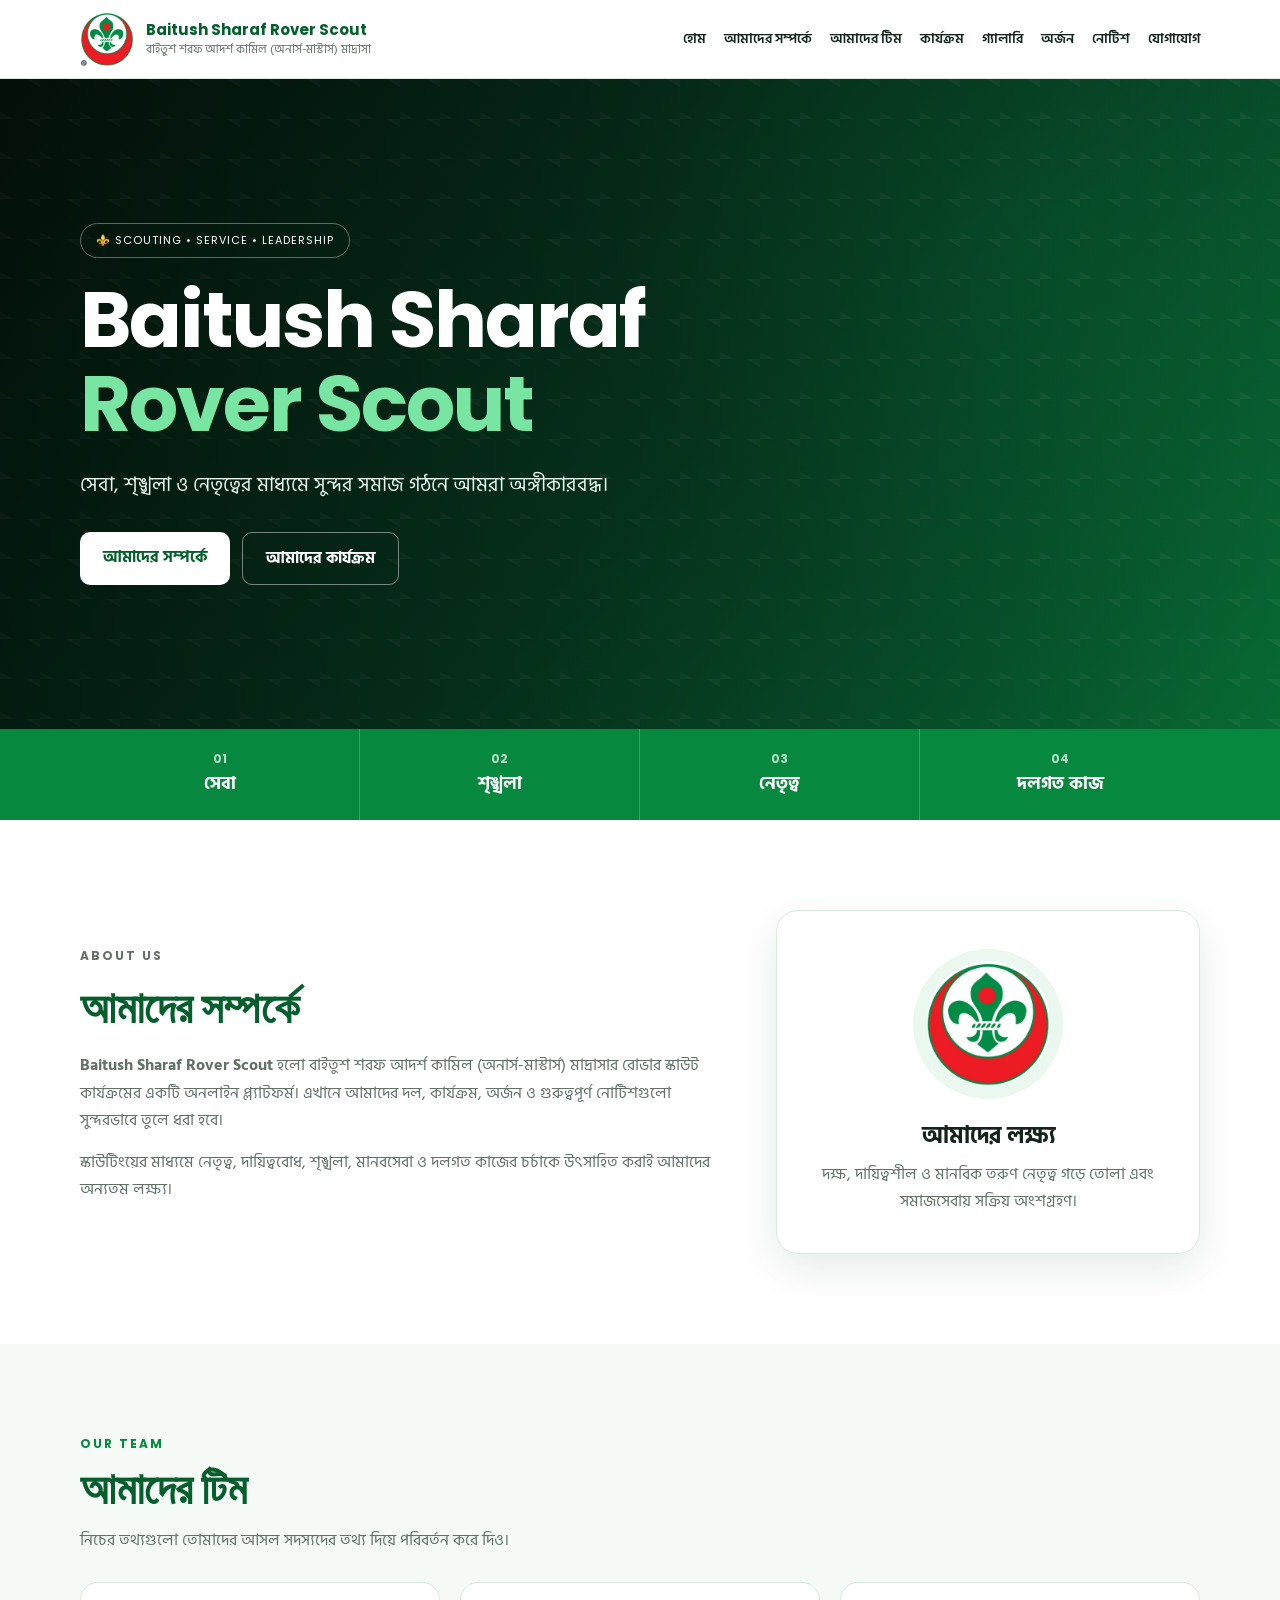
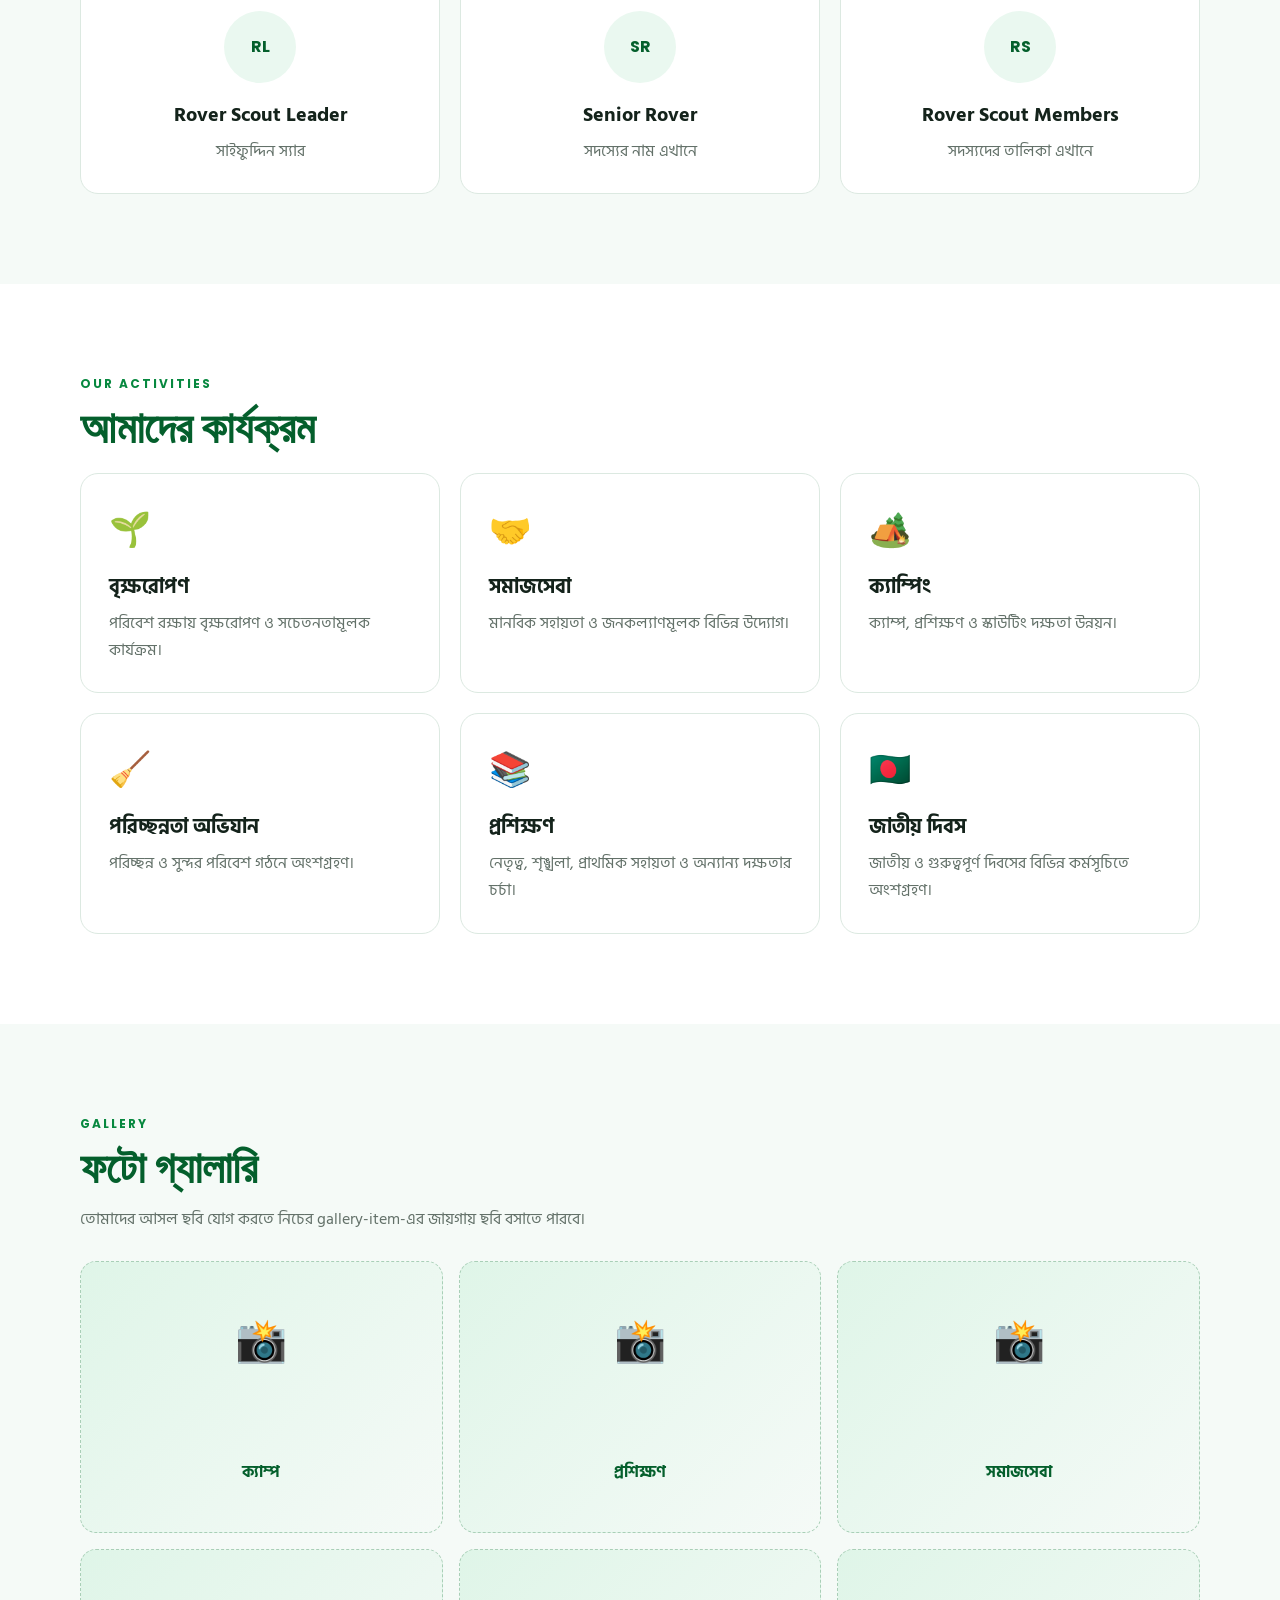
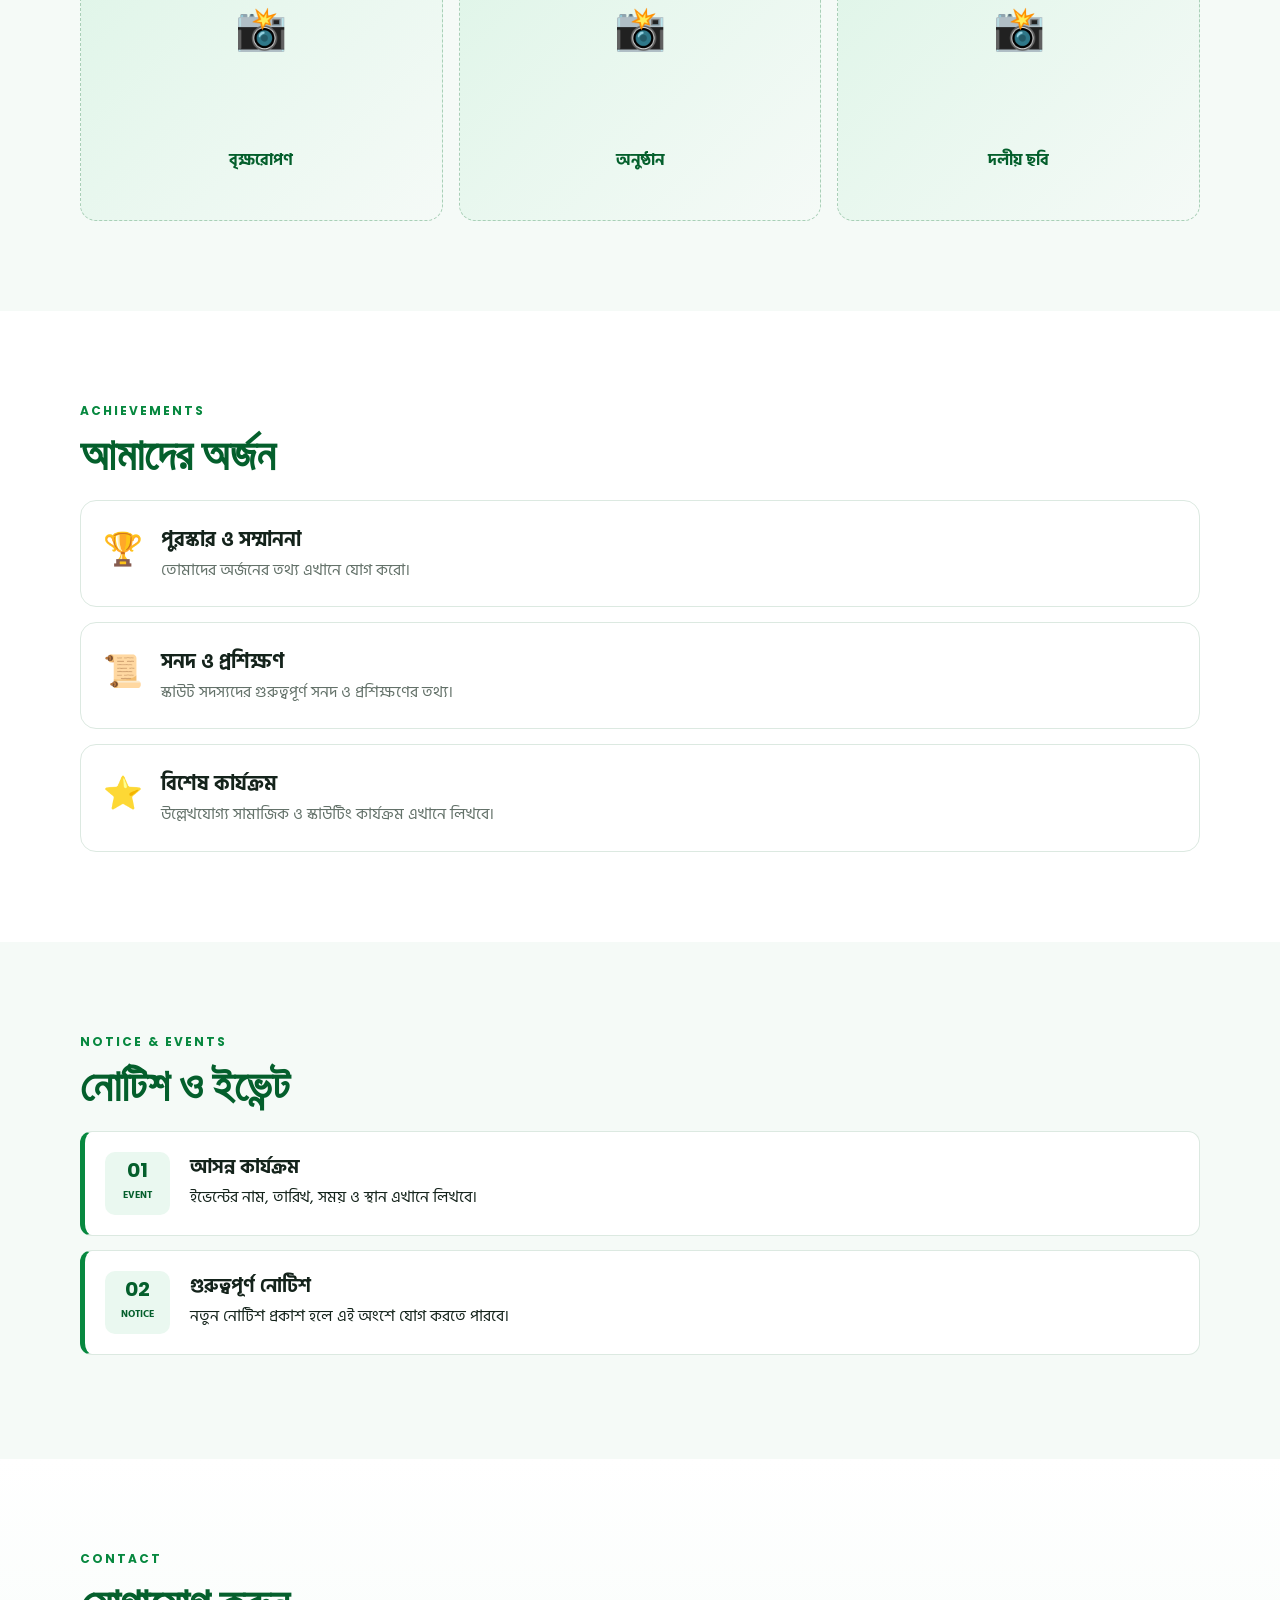
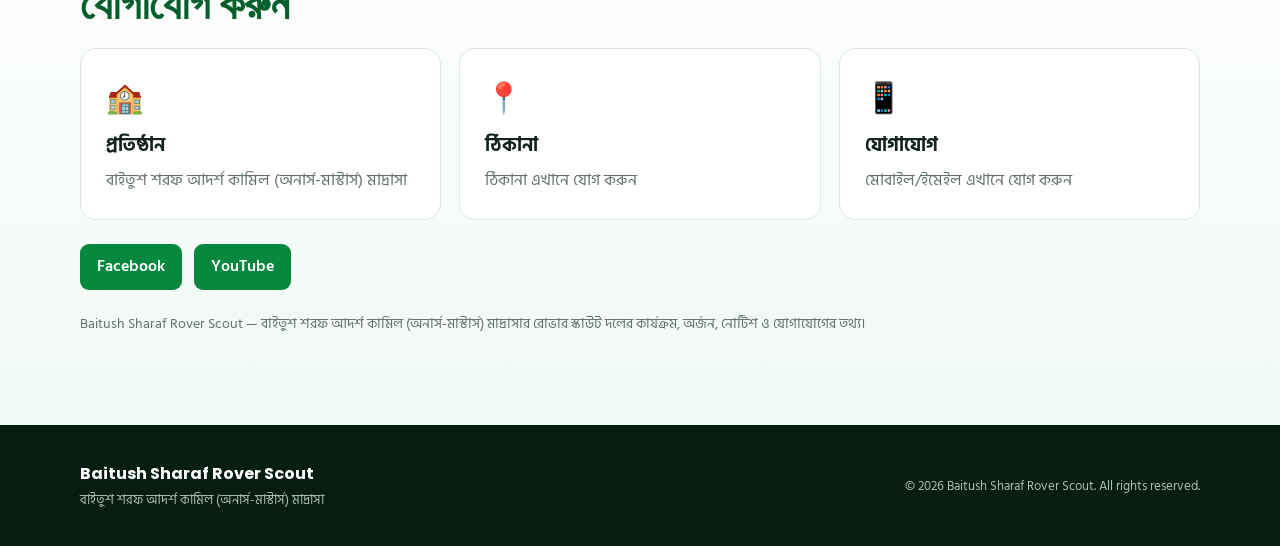
<file: index.html>
<!DOCTYPE html>
<html lang="bn">
<head>
  <meta charset="UTF-8">
  <meta name="viewport" content="width=device-width, initial-scale=1.0">
  <meta name="description" content="Baitush Sharaf Rover Scout — বাইতুশ শরফ আদর্শ কামিল (অনার্স-মাস্টার্স) মাদ্রাসার রোভার স্কাউট দলের পরিচিতি, কার্যক্রম, অর্জন, নোটিশ ও যোগাযোগ।">
  <meta name="robots" content="index, follow, max-image-preview:large">
  <meta name="author" content="Baitush Sharaf Rover Scout">
  <meta name="keywords" content="Baitush Sharaf Rover Scout, Baitush Sharaf Adarsha Kamil Madrasa, Rover Scout Bangladesh, বাইতুশ শরফ রোভার স্কাউট">
  <meta property="og:type" content="website">
  <meta property="og:title" content="Baitush Sharaf Rover Scout">
  <meta property="og:description" content="বাইতুশ শরফ আদর্শ কামিল (অনার্স-মাস্টার্স) মাদ্রাসার রোভার স্কাউট দলের অফিসিয়াল ওয়েবসাইট।">
  <meta property="og:image" content="scout-logo.png">
  <meta name="twitter:card" content="summary">
  <title>Baitush Sharaf Rover Scout | বাইতুশ শরফ রোভার স্কাউট</title>

  <!-- Google-friendly structured data. Replace/add the live site URL after hosting. -->
  <script type="application/ld+json">
  {
    "@context": "https://schema.org",
    "@type": "Organization",
    "name": "Baitush Sharaf Rover Scout",
    "alternateName": "বাইতুশ শরফ রোভার স্কাউট",
    "description": "বাইতুশ শরফ আদর্শ কামিল (অনার্স-মাস্টার্স) মাদ্রাসার রোভার স্কাউট দল।",
    "logo": "scout-logo.png"
  }
  </script>
  <link rel="icon" href="scout-logo.png">
  <link rel="stylesheet" href="style.css">
</head>
<body>

<header class="site-header">
  <div class="container nav-wrap">
    <a class="brand" href="#home">
      <img src="scout-logo.png" alt="Scout Logo">
      <div>
        <strong>Baitush Sharaf Rover Scout</strong>
        <span>বাইতুশ শরফ আদর্শ কামিল (অনার্স-মাস্টার্স) মাদ্রাসা</span>
      </div>
    </a>

    <input type="checkbox" id="menu-toggle" class="menu-toggle">
    <label for="menu-toggle" class="menu-btn" aria-label="মেনু খুলুন">☰</label>

    <nav class="nav">
      <a href="#home">হোম</a>
      <a href="#about">আমাদের সম্পর্কে</a>
      <a href="#team">আমাদের টিম</a>
      <a href="#activities">কার্যক্রম</a>
      <a href="#gallery">গ্যালারি</a>
      <a href="#achievements">অর্জন</a>
      <a href="#notice">নোটিশ</a>
      <a href="#contact">যোগাযোগ</a>
    </nav>
  </div>
</header>

<main>
  <section id="home" class="hero">
    <div class="hero-overlay"></div>
    <div class="container hero-content">
      <div class="hero-badge">⚜️ SCOUTING • SERVICE • LEADERSHIP</div>
      <h1>Baitush Sharaf<br><span>Rover Scout</span></h1>
      <p>সেবা, শৃঙ্খলা ও নেতৃত্বের মাধ্যমে সুন্দর সমাজ গঠনে আমরা অঙ্গীকারবদ্ধ।</p>
      <div class="hero-buttons">
        <a class="btn primary" href="#about">আমাদের সম্পর্কে</a>
        <a class="btn secondary" href="#activities">আমাদের কার্যক্রম</a>
      </div>
    </div>
  </section>

  <section class="quick-stats">
    <div class="container stats-grid">
      <div><b>01</b><span>সেবা</span></div>
      <div><b>02</b><span>শৃঙ্খলা</span></div>
      <div><b>03</b><span>নেতৃত্ব</span></div>
      <div><b>04</b><span>দলগত কাজ</span></div>
    </div>
  </section>

  <section id="about" class="section">
    <div class="container two-col">
      <div>
        <p class="eyebrow">ABOUT US</p>
        <h2>আমাদের সম্পর্কে</h2>
        <p>
          <strong>Baitush Sharaf Rover Scout</strong> হলো
          বাইতুশ শরফ আদর্শ কামিল (অনার্স-মাস্টার্স) মাদ্রাসার রোভার স্কাউট কার্যক্রমের
          একটি অনলাইন প্ল্যাটফর্ম। এখানে আমাদের দল, কার্যক্রম, অর্জন ও গুরুত্বপূর্ণ
          নোটিশগুলো সুন্দরভাবে তুলে ধরা হবে।
        </p>
        <p>
          স্কাউটিংয়ের মাধ্যমে নেতৃত্ব, দায়িত্ববোধ, শৃঙ্খলা, মানবসেবা ও দলগত কাজের
          চর্চাকে উৎসাহিত করাই আমাদের অন্যতম লক্ষ্য।
        </p>
      </div>
      <div class="info-card">
        <div class="logo-circle"><img src="scout-logo.png" alt="Bangladesh Scouts logo"></div>
        <h3>আমাদের লক্ষ্য</h3>
        <p>দক্ষ, দায়িত্বশীল ও মানবিক তরুণ নেতৃত্ব গড়ে তোলা এবং সমাজসেবায় সক্রিয় অংশগ্রহণ।</p>
      </div>
    </div>
  </section>

  <section id="team" class="section alt">
    <div class="container">
      <p class="eyebrow">OUR TEAM</p>
      <h2>আমাদের টিম</h2>
      <p class="section-intro">নিচের তথ্যগুলো তোমাদের আসল সদস্যদের তথ্য দিয়ে পরিবর্তন করে দিও।</p>
      <div class="cards three">
        <article class="card person">
  <div class="avatar">RL</div>
  <h3>Rover Scout Leader</h3>
  <p>সাইফুদ্দিন স্যার</p>
        </article>
        <article class="card person">
          <div class="avatar">SR</div>
          <h3>Senior Rover</h3>
          <p>সদস্যের নাম এখানে</p>
        </article>
        <article class="card person">
          <div class="avatar">RS</div>
          <h3>Rover Scout Members</h3>
          <p>সদস্যদের তালিকা এখানে</p>
        </article>
      </div>
    </div>
  </section>

  <section id="activities" class="section">
    <div class="container">
      <p class="eyebrow">OUR ACTIVITIES</p>
      <h2>আমাদের কার্যক্রম</h2>
      <div class="cards three">
        <article class="card activity"><div class="icon">🌱</div><h3>বৃক্ষরোপণ</h3><p>পরিবেশ রক্ষায় বৃক্ষরোপণ ও সচেতনতামূলক কার্যক্রম।</p></article>
        <article class="card activity"><div class="icon">🤝</div><h3>সমাজসেবা</h3><p>মানবিক সহায়তা ও জনকল্যাণমূলক বিভিন্ন উদ্যোগ।</p></article>
        <article class="card activity"><div class="icon">🏕️</div><h3>ক্যাম্পিং</h3><p>ক্যাম্প, প্রশিক্ষণ ও স্কাউটিং দক্ষতা উন্নয়ন।</p></article>
        <article class="card activity"><div class="icon">🧹</div><h3>পরিচ্ছন্নতা অভিযান</h3><p>পরিচ্ছন্ন ও সুন্দর পরিবেশ গঠনে অংশগ্রহণ।</p></article>
        <article class="card activity"><div class="icon">📚</div><h3>প্রশিক্ষণ</h3><p>নেতৃত্ব, শৃঙ্খলা, প্রাথমিক সহায়তা ও অন্যান্য দক্ষতার চর্চা।</p></article>
        <article class="card activity"><div class="icon">🇧🇩</div><h3>জাতীয় দিবস</h3><p>জাতীয় ও গুরুত্বপূর্ণ দিবসের বিভিন্ন কর্মসূচিতে অংশগ্রহণ।</p></article>
      </div>
    </div>
  </section>

  <section id="gallery" class="section alt">
    <div class="container">
      <p class="eyebrow">GALLERY</p>
      <h2>ফটো গ্যালারি</h2>
      <p class="section-intro">তোমাদের আসল ছবি যোগ করতে নিচের gallery-item-এর জায়গায় ছবি বসাতে পারবে।</p>
      <div class="gallery">
        <div class="gallery-item"><span>📸</span><p>ক্যাম্প</p></div>
        <div class="gallery-item"><span>📸</span><p>প্রশিক্ষণ</p></div>
        <div class="gallery-item"><span>📸</span><p>সমাজসেবা</p></div>
        <div class="gallery-item"><span>📸</span><p>বৃক্ষরোপণ</p></div>
        <div class="gallery-item"><span>📸</span><p>অনুষ্ঠান</p></div>
        <div class="gallery-item"><span>📸</span><p>দলীয় ছবি</p></div>
      </div>
    </div>
  </section>

  <section id="achievements" class="section">
    <div class="container">
      <p class="eyebrow">ACHIEVEMENTS</p>
      <h2>আমাদের অর্জন</h2>
      <div class="achievement-list">
        <div class="achievement"><span>🏆</span><div><h3>পুরস্কার ও সম্মাননা</h3><p>তোমাদের অর্জনের তথ্য এখানে যোগ করো।</p></div></div>
        <div class="achievement"><span>📜</span><div><h3>সনদ ও প্রশিক্ষণ</h3><p>স্কাউট সদস্যদের গুরুত্বপূর্ণ সনদ ও প্রশিক্ষণের তথ্য।</p></div></div>
        <div class="achievement"><span>⭐</span><div><h3>বিশেষ কার্যক্রম</h3><p>উল্লেখযোগ্য সামাজিক ও স্কাউটিং কার্যক্রম এখানে লিখবে।</p></div></div>
      </div>
    </div>
  </section>

  <section id="notice" class="section alt">
    <div class="container">
      <p class="eyebrow">NOTICE & EVENTS</p>
      <h2>নোটিশ ও ইভেন্ট</h2>
      <div class="notice-box">
        <div class="notice-date"><b>01</b><small>EVENT</small></div>
        <div><h3>আসন্ন কার্যক্রম</h3><p>ইভেন্টের নাম, তারিখ, সময় ও স্থান এখানে লিখবে।</p></div>
      </div>
      <div class="notice-box">
        <div class="notice-date"><b>02</b><small>NOTICE</small></div>
        <div><h3>গুরুত্বপূর্ণ নোটিশ</h3><p>নতুন নোটিশ প্রকাশ হলে এই অংশে যোগ করতে পারবে।</p></div>
      </div>
    </div>
  </section>

  <section id="contact" class="section contact">
    <div class="container">
      <p class="eyebrow">CONTACT</p>
      <h2>যোগাযোগ করুন</h2>
      <div class="contact-grid">
        <div class="contact-card"><span>🏫</span><h3>প্রতিষ্ঠান</h3><p>বাইতুশ শরফ আদর্শ কামিল (অনার্স-মাস্টার্স) মাদ্রাসা</p></div>
        <div class="contact-card"><span>📍</span><h3>ঠিকানা</h3><p>ঠিকানা এখানে যোগ করুন</p></div>
        <div class="contact-card"><span>📱</span><h3>যোগাযোগ</h3><p>মোবাইল/ইমেইল এখানে যোগ করুন</p></div>
      </div>
      <div class="social">
        <a href="#" aria-label="Facebook">Facebook</a>
        <a href="#" aria-label="YouTube">YouTube</a>
      </div>
      <p class="search-note">
        Baitush Sharaf Rover Scout — বাইতুশ শরফ আদর্শ কামিল (অনার্স-মাস্টার্স) মাদ্রাসার রোভার স্কাউট দলের
        কার্যক্রম, অর্জন, নোটিশ ও যোগাযোগের তথ্য।
      </p>
    </div>
  </section>
</main>

<footer class="footer">
  <div class="container footer-wrap">
    <div>
      <strong>Baitush Sharaf Rover Scout</strong>
      <p>বাইতুশ শরফ আদর্শ কামিল (অনার্স-মাস্টার্স) মাদ্রাসা</p>
    </div>
    <p>© 2026 Baitush Sharaf Rover Scout. All rights reserved.</p>
  </div>
</footer>

<script>
  // Mobile menu closes after selecting a section.
  document.querySelectorAll('.nav a').forEach(link => {
    link.addEventListener('click', () => {
      document.getElementById('menu-toggle').checked = false;
    });
  });
</script>
</body>
</html>
</file>
<file: style.css>
@import url('https://fonts.googleapis.com/css2?family=Hind+Siliguri:wght@400;500;600;700&family=Poppins:wght@400;500;600;700;800&display=swap');

:root{
  --green:#07883f;
  --green-dark:#045f2c;
  --green-soft:#eaf8f0;
  --red:#ef1725;
  --ink:#14231b;
  --muted:#637169;
  --white:#fff;
  --line:#dce9e1;
  --shadow:0 15px 40px rgba(6,70,36,.10);
}

*{box-sizing:border-box;margin:0;padding:0}
html{scroll-behavior:smooth}
body{font-family:'Hind Siliguri',sans-serif;color:var(--ink);background:#fff;line-height:1.7}
a{text-decoration:none;color:inherit}
.container{width:min(1120px,92%);margin:auto}

.site-header{position:sticky;top:0;z-index:50;background:rgba(255,255,255,.96);backdrop-filter:blur(12px);border-bottom:1px solid var(--line)}
.nav-wrap{min-height:78px;display:flex;align-items:center;justify-content:space-between;gap:25px}
.brand{display:flex;align-items:center;gap:12px;min-width:0}
.brand img{width:54px;height:54px;object-fit:contain}
.brand strong{display:block;font-family:Poppins,sans-serif;font-size:15px;color:var(--green-dark);line-height:1.3}
.brand span{display:block;font-size:12px;color:var(--muted);line-height:1.35;margin-top:3px}
.nav{display:flex;align-items:center;gap:18px;font-weight:600;font-size:14px}
.nav a{transition:.2s}
.nav a:hover{color:var(--green)}
.menu-toggle,.menu-btn{display:none}

.hero{min-height:650px;position:relative;display:grid;place-items:center;overflow:hidden;background:
 radial-gradient(circle at 80% 25%,rgba(7,136,63,.18),transparent 35%),
 linear-gradient(135deg,#061c11 0%,#073f24 55%,#086a35 100%)}
.hero:before{content:"";position:absolute;inset:0;background-image:linear-gradient(30deg,rgba(255,255,255,.04) 12%,transparent 12.5%,transparent 87%,rgba(255,255,255,.04) 87.5%);background-size:40px 40px}
.hero-overlay{position:absolute;inset:0;background:linear-gradient(90deg,rgba(0,0,0,.45),transparent)}
.hero-content{position:relative;color:#fff;padding:90px 0}
.hero-badge{display:inline-block;border:1px solid rgba(255,255,255,.35);border-radius:999px;padding:7px 15px;font-family:Poppins,sans-serif;font-size:11px;letter-spacing:1px;margin-bottom:20px}
.hero h1{font-family:Poppins,sans-serif;font-size:clamp(42px,7vw,78px);line-height:1.08;letter-spacing:-2px}
.hero h1 span{color:#78e5a3}
.hero p{font-size:20px;max-width:680px;margin:22px 0 30px;color:#e7f8ed}
.hero-buttons{display:flex;gap:12px;flex-wrap:wrap}
.btn{display:inline-block;padding:12px 23px;border-radius:10px;font-weight:700;transition:.2s}
.btn.primary{background:#fff;color:var(--green-dark)}
.btn.secondary{border:1px solid rgba(255,255,255,.45);color:#fff}
.btn:hover{transform:translateY(-2px)}

.quick-stats{background:var(--green);color:#fff}
.stats-grid{display:grid;grid-template-columns:repeat(4,1fr)}
.stats-grid div{padding:20px;border-right:1px solid rgba(255,255,255,.2);text-align:center}
.stats-grid div:last-child{border:0}
.stats-grid b{display:block;font-family:Poppins;font-size:12px;opacity:.7}
.stats-grid span{font-size:18px;font-weight:700}

.section{padding:90px 0}
.alt{background:#f5faf7}
.eyebrow{font-family:Poppins,sans-serif;color:var(--green);font-size:12px;font-weight:700;letter-spacing:2px;margin-bottom:8px}
h2{font-family:Poppins,sans-serif;font-size:clamp(30px,4vw,44px);line-height:1.2;margin-bottom:18px;color:var(--green-dark)}
.section-intro{color:var(--muted);margin:-7px 0 28px}
.two-col{display:grid;grid-template-columns:1.5fr 1fr;gap:60px;align-items:center}
.two-col p{color:var(--muted);margin-bottom:15px}
.info-card{background:#fff;border:1px solid var(--line);border-radius:22px;padding:38px;box-shadow:var(--shadow);text-align:center}
.logo-circle{width:150px;height:150px;margin:0 auto 18px;border-radius:50%;display:grid;place-items:center;background:var(--green-soft)}
.logo-circle img{width:125px;height:125px;object-fit:contain;border-radius:50%}
.info-card h3{font-size:23px;margin-bottom:5px}
.info-card p{margin:0}

.cards{display:grid;gap:20px}
.cards.three{grid-template-columns:repeat(3,1fr)}
.card{background:#fff;border:1px solid var(--line);border-radius:18px;padding:28px;transition:.25s}
.card:hover{transform:translateY(-5px);box-shadow:var(--shadow)}
.person{text-align:center}
.avatar{width:72px;height:72px;border-radius:50%;margin:0 auto 15px;display:grid;place-items:center;background:var(--green-soft);color:var(--green-dark);font-family:Poppins;font-weight:700}
.card h3{font-size:20px;margin-bottom:6px}
.card p{color:var(--muted)}
.activity .icon{font-size:34px;margin-bottom:10px}

.gallery{display:grid;grid-template-columns:repeat(3,1fr);gap:16px}
.gallery-item{aspect-ratio:4/3;border-radius:16px;background:linear-gradient(135deg,#dff5e8,#f5faf7);border:1px dashed #a9cfb7;display:grid;place-items:center;text-align:center;color:var(--green-dark)}
.gallery-item span{font-size:42px;display:block}
.gallery-item p{font-weight:700;margin-top:-10px}

.achievement-list{display:grid;gap:15px}
.achievement{display:flex;gap:18px;align-items:flex-start;background:#fff;border:1px solid var(--line);padding:22px;border-radius:16px}
.achievement>span{font-size:32px}
.achievement h3{font-size:20px}
.achievement p{color:var(--muted)}

.notice-box{display:flex;gap:20px;background:#fff;border:1px solid var(--line);border-left:5px solid var(--green);padding:20px;border-radius:12px;margin:14px 0}
.notice-date{min-width:65px;text-align:center;background:var(--green-soft);border-radius:10px;padding:8px;color:var(--green-dark)}
.notice-date b{font-family:Poppins;font-size:20px;display:block;line-height:1}
.notice-date small{font-size:10px;font-weight:700}

.contact{background:linear-gradient(180deg,#fff,#f0f9f4)}
.contact-grid{display:grid;grid-template-columns:repeat(3,1fr);gap:18px}
.contact-card{background:#fff;border:1px solid var(--line);padding:25px;border-radius:16px}
.contact-card>span{font-size:30px}
.contact-card h3{margin:5px 0}
.contact-card p{color:var(--muted)}
.social{display:flex;gap:12px;margin-top:24px}
.social a{padding:9px 17px;border-radius:9px;background:var(--green);color:#fff;font-weight:600}

.footer{background:#061d12;color:#d8ebe0;padding:35px 0}
.footer-wrap{display:flex;justify-content:space-between;gap:20px;align-items:center}
.footer strong{font-family:Poppins;color:#fff}
.footer p{font-size:13px;color:#a8c1b2}

@media(max-width:1000px){
  .nav{gap:11px;font-size:13px}
}
@media(max-width:800px){
  .nav-wrap{min-height:70px}
  .brand img{width:48px;height:48px}
  .brand strong{font-size:13px}
  .brand span{font-size:10px}
  .menu-btn{display:block;font-size:27px;cursor:pointer;color:var(--green-dark)}
  .nav{position:absolute;left:4%;right:4%;top:76px;display:none;flex-direction:column;align-items:stretch;gap:0;background:#fff;border:1px solid var(--line);border-radius:14px;box-shadow:var(--shadow);padding:8px}
  .nav a{padding:10px 13px;border-radius:8px}
  .nav a:hover{background:var(--green-soft)}
  .menu-toggle:checked~.nav{display:flex}
  .hero{min-height:580px}
  .two-col{grid-template-columns:1fr;gap:30px}
  .cards.three,.gallery,.contact-grid{grid-template-columns:1fr 1fr}
}
@media(max-width:560px){
  .hero-content{padding:70px 0}
  .hero h1{font-size:43px}
  .hero p{font-size:17px}
  .stats-grid{grid-template-columns:1fr 1fr}
  .stats-grid div:nth-child(2){border-right:0}
  .stats-grid div{border-bottom:1px solid rgba(255,255,255,.2)}
  .section{padding:65px 0}
  .cards.three,.gallery,.contact-grid{grid-template-columns:1fr}
  .footer-wrap{flex-direction:column;align-items:flex-start}
}

.search-note{margin-top:22px;max-width:850px;color:var(--muted);font-size:14px}
</file>
